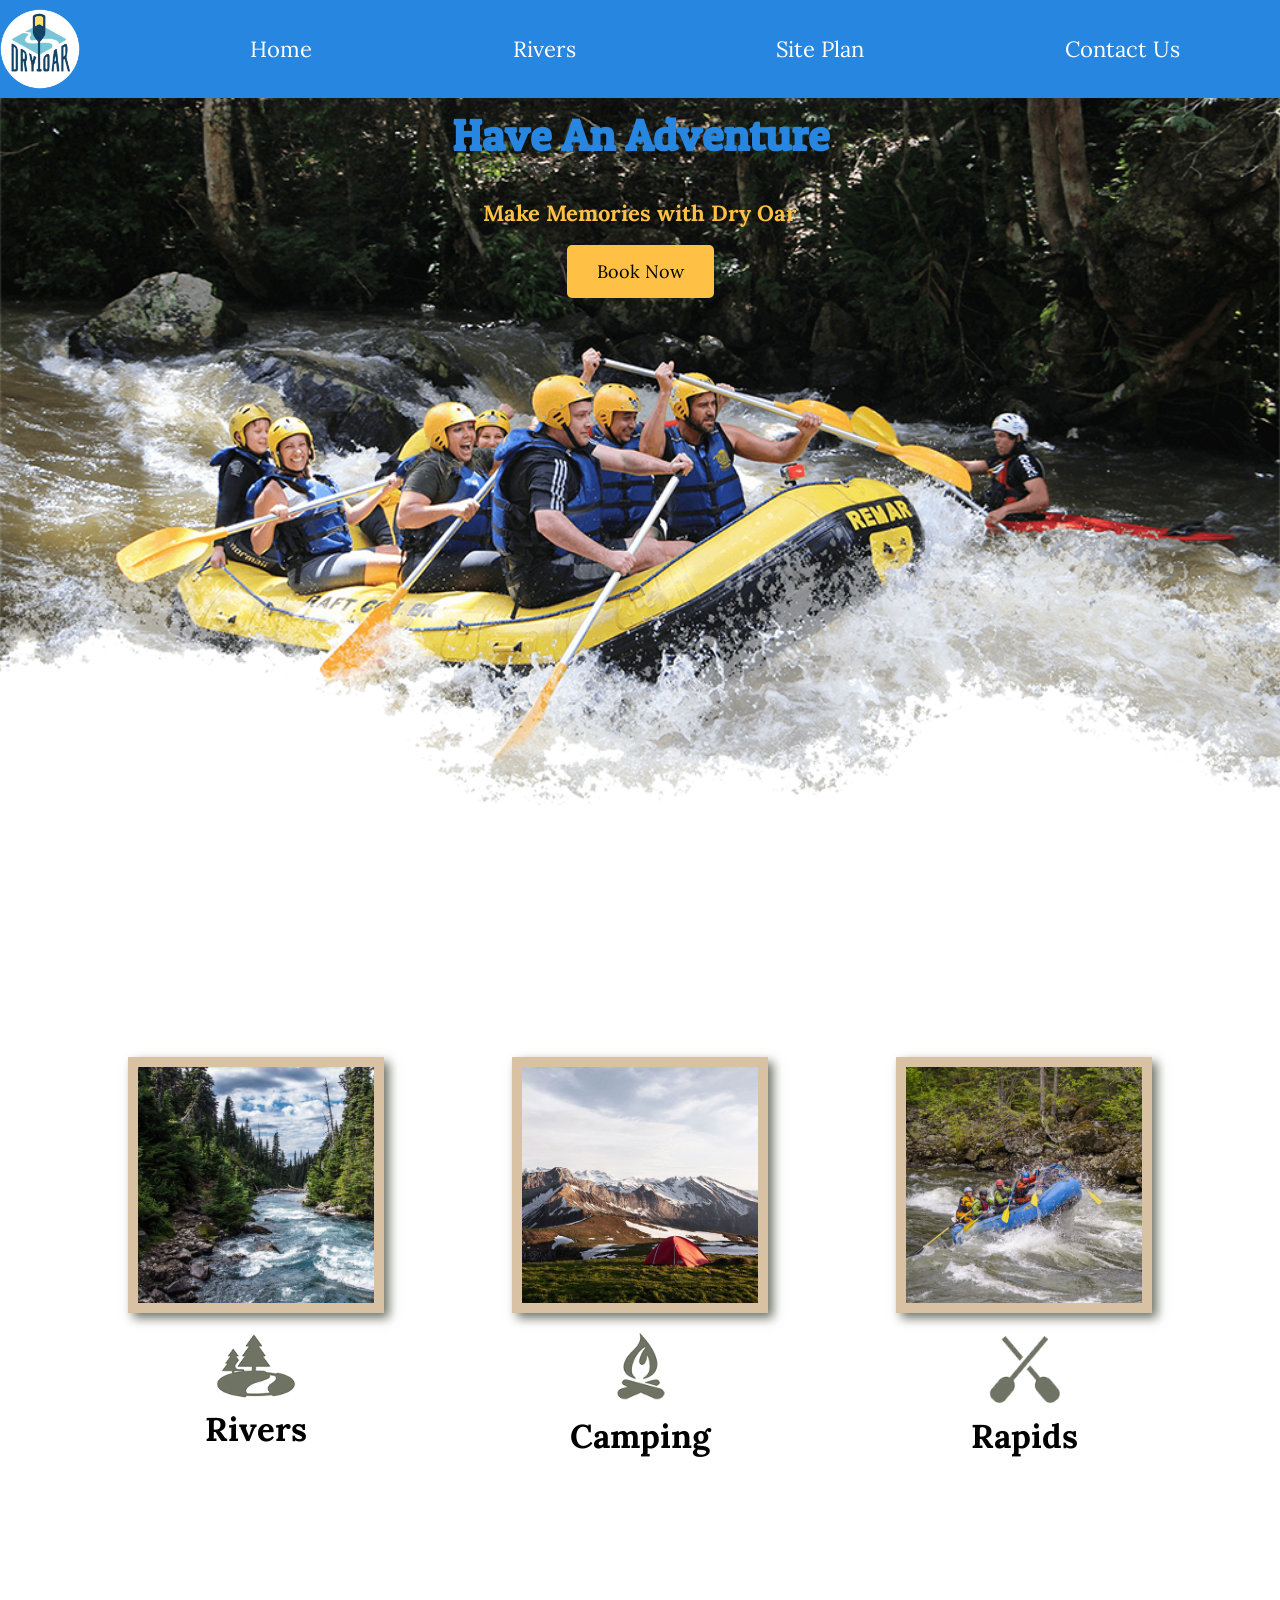
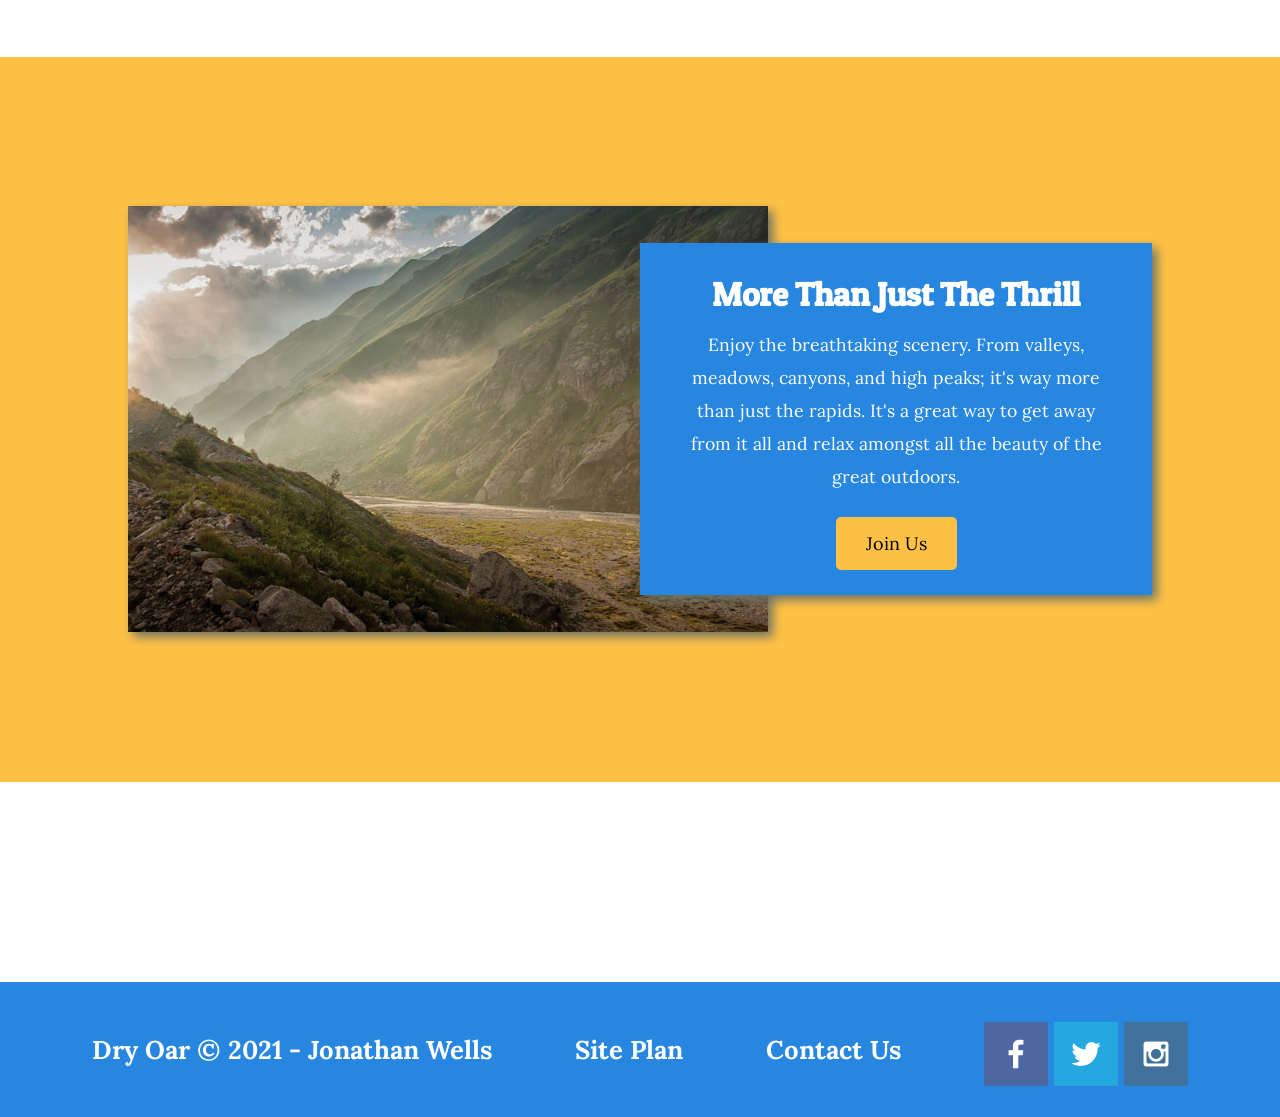
<file: wwr/index.html>
<!DOCTYPE html>
<html lang="en">
<head>
    <meta charset="UTF-8">
    <meta http-equiv="X-UA-Compatible" content="IE=edge">
    <meta name="viewport" content="width=device-width, initial-scale=1.0">
    <title>Whitewater Rafting Vacations | Dry Oar Boating | Home</title>
    <link rel="stylesheet" href="styles/style.css">
</head>
<body>
    <div id="content">
        <header>
            <a id="logo_link" href="index.html">
                <img class="logo" src="images/logo.png" alt="Dry Oar Logo">
            </a>
            <nav>
                <a href="index.html">Home</a>
                <a href="rivers.html">Rivers</a>
                <a href="site-plan-rafting.html">Site Plan</a>
                <a href="contactus.html">Contact Us</a>
            </nav>
        </header>
        <div id="hero">
            <div id="hero-box">
                <img id="hero-img" src="images/hero.png" alt="People enjoying white water rafting">
            </div>
            <section id="hero-msg">
                <h1 class="home-title">Have An Adventure</h1>
                <h4>Make Memories with Dry Oar </h4>
                <div class='button-box'>
                    <a class='book' href="rates.html">Book Now</a>
                </div>
            </section>
        </div>
        <main class="home-grid">
            <section class="rivers-card">
                <img class="card-img" src="images/rivers.jpg" alt="river in forest">
                <img class="icon" src="images/river_icon.png" alt="river icon">
                <h2>Rivers</h2>
            </section>
            <section class="camping-card">
                <img class="card-img" src="images/camping.jpg" alt="tent in mountains">
                <img class="icon" src="images/fire_icon.png" alt="fire icon">
                <h2>Camping</h2>
            </section>
            <section class="rapids-card">
                <img class="card-img" src="images/rapids.jpg" alt="rafting boat">
                <img class="icon" src="images/oars.png" alt="oars icon">
                <h2>Rapids</h2>
            </section>
            <div id="background"></div>
            <img class="mountains" src="images/mountains.jpg" alt="Misty mountains">
            <section class="msg">
                <h2>More Than Just The Thrill</h2>
                <p>Enjoy the breathtaking scenery. From valleys, meadows, canyons, and high peaks; it's way more than just the rapids. It's a great way to get away from it all and relax amongst all the beauty of the great outdoors. </p>
                <a class='join' href="rivers.html">Join Us</a>
            </section>
        </main>
        <footer>
            <h3>Dry Oar &copy; 2021 - Jonathan Wells</h3>
            <h3><a href="site-plan-rafting.html">Site Plan</a></h3>
            <h3><a href="contactus.html">Contact Us</a></h3>
            <div class="social">
                <a href="https://facebook.com" target='_blank'>
                    <img src="images/facebook.png" alt="fb icon">
                </a>
                <a href="https://twitter.com" target='_blank'>
                    <img src="images/twitter.png" alt="twitter icon">
                </a>
                <a href="https://instagram.com" target='_blank'>
                    <img src="images/instagram.png" alt="instagram icon">
                </a>
            </div>
        </footer>
    </div>
</body>
</html>
</file>
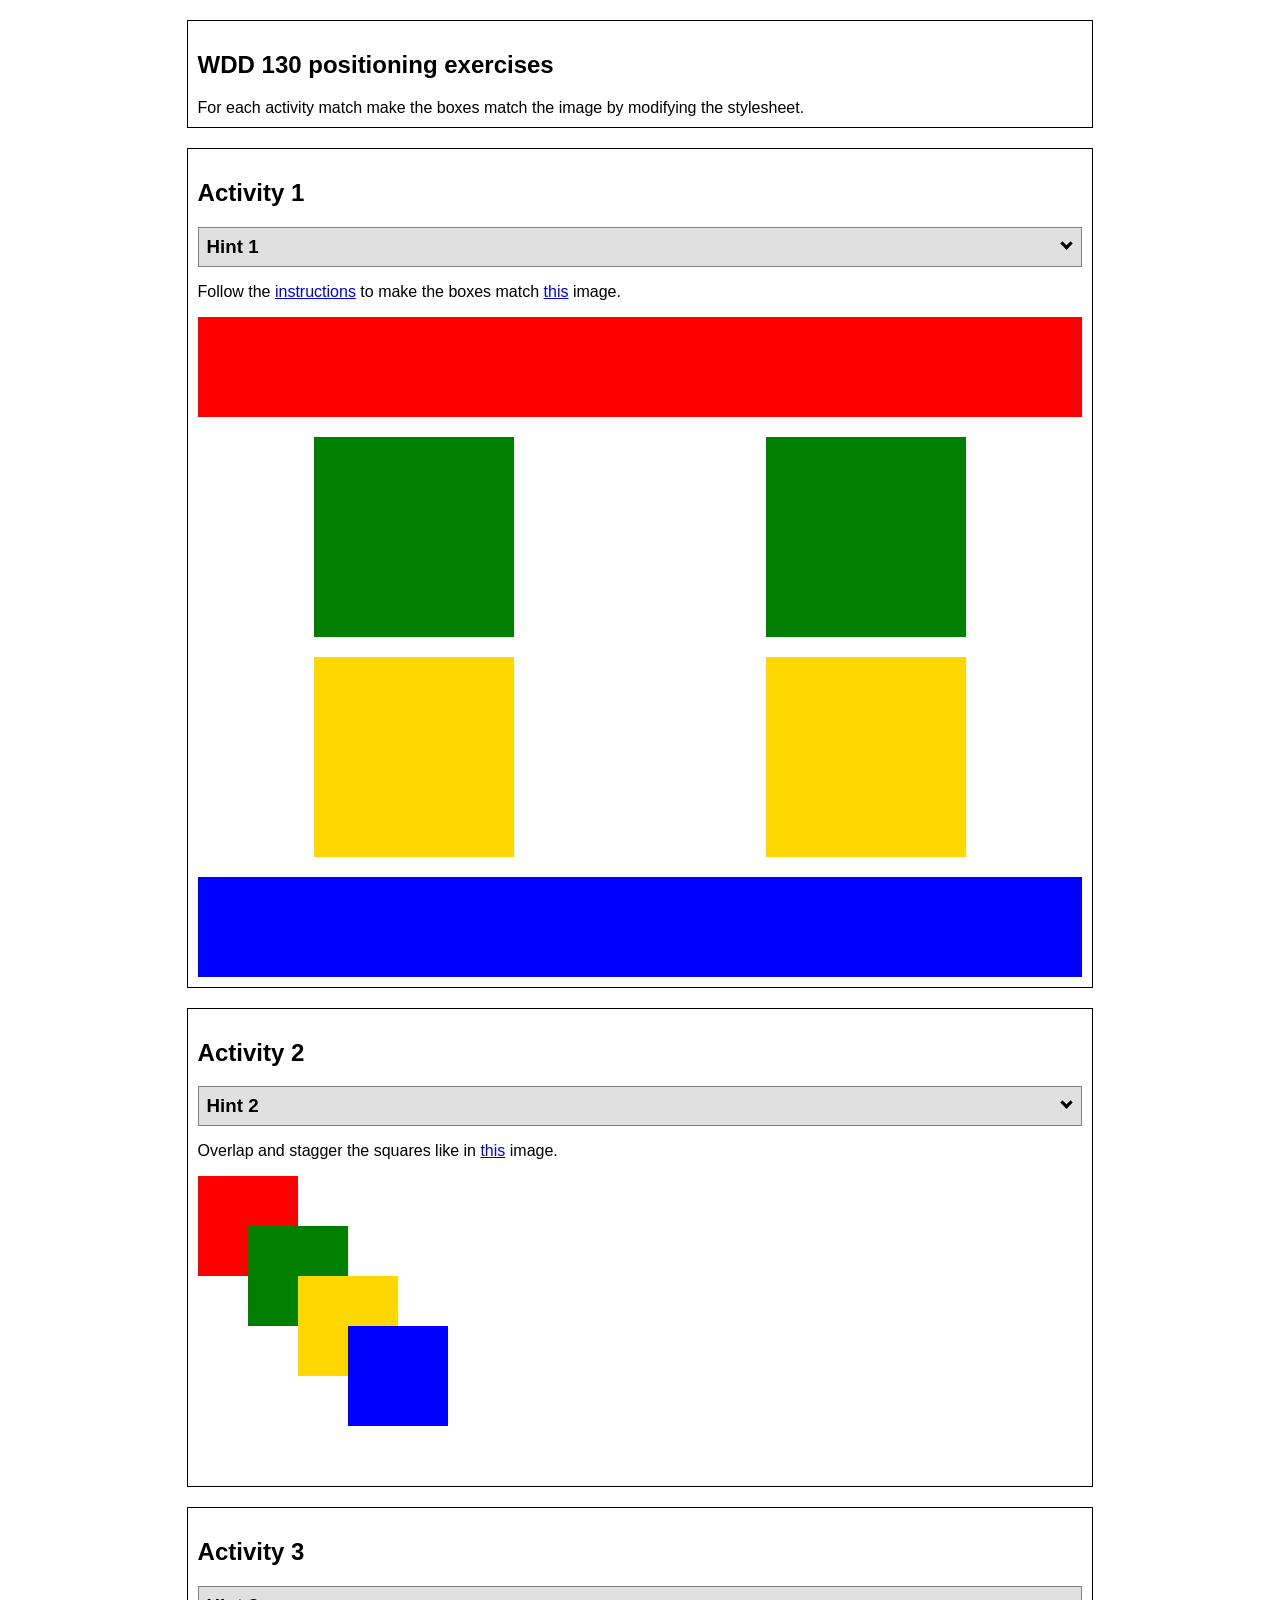
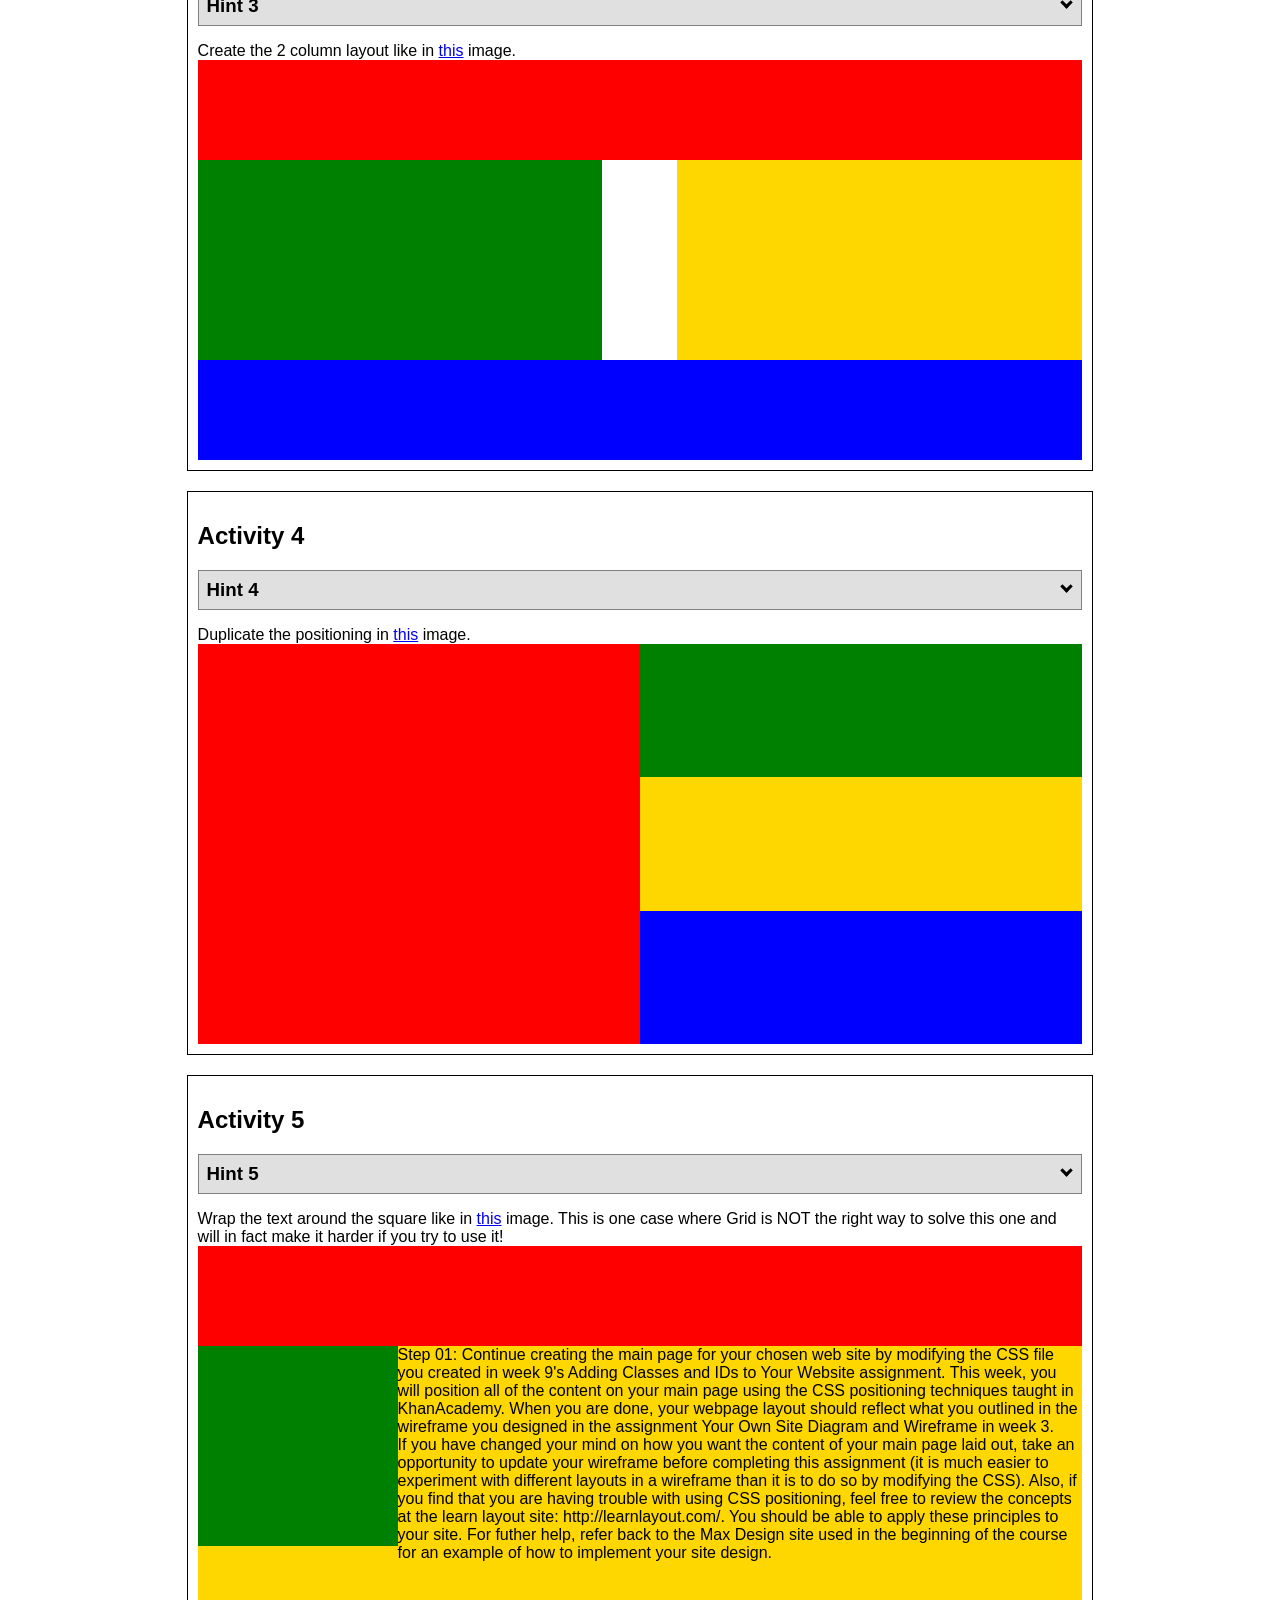
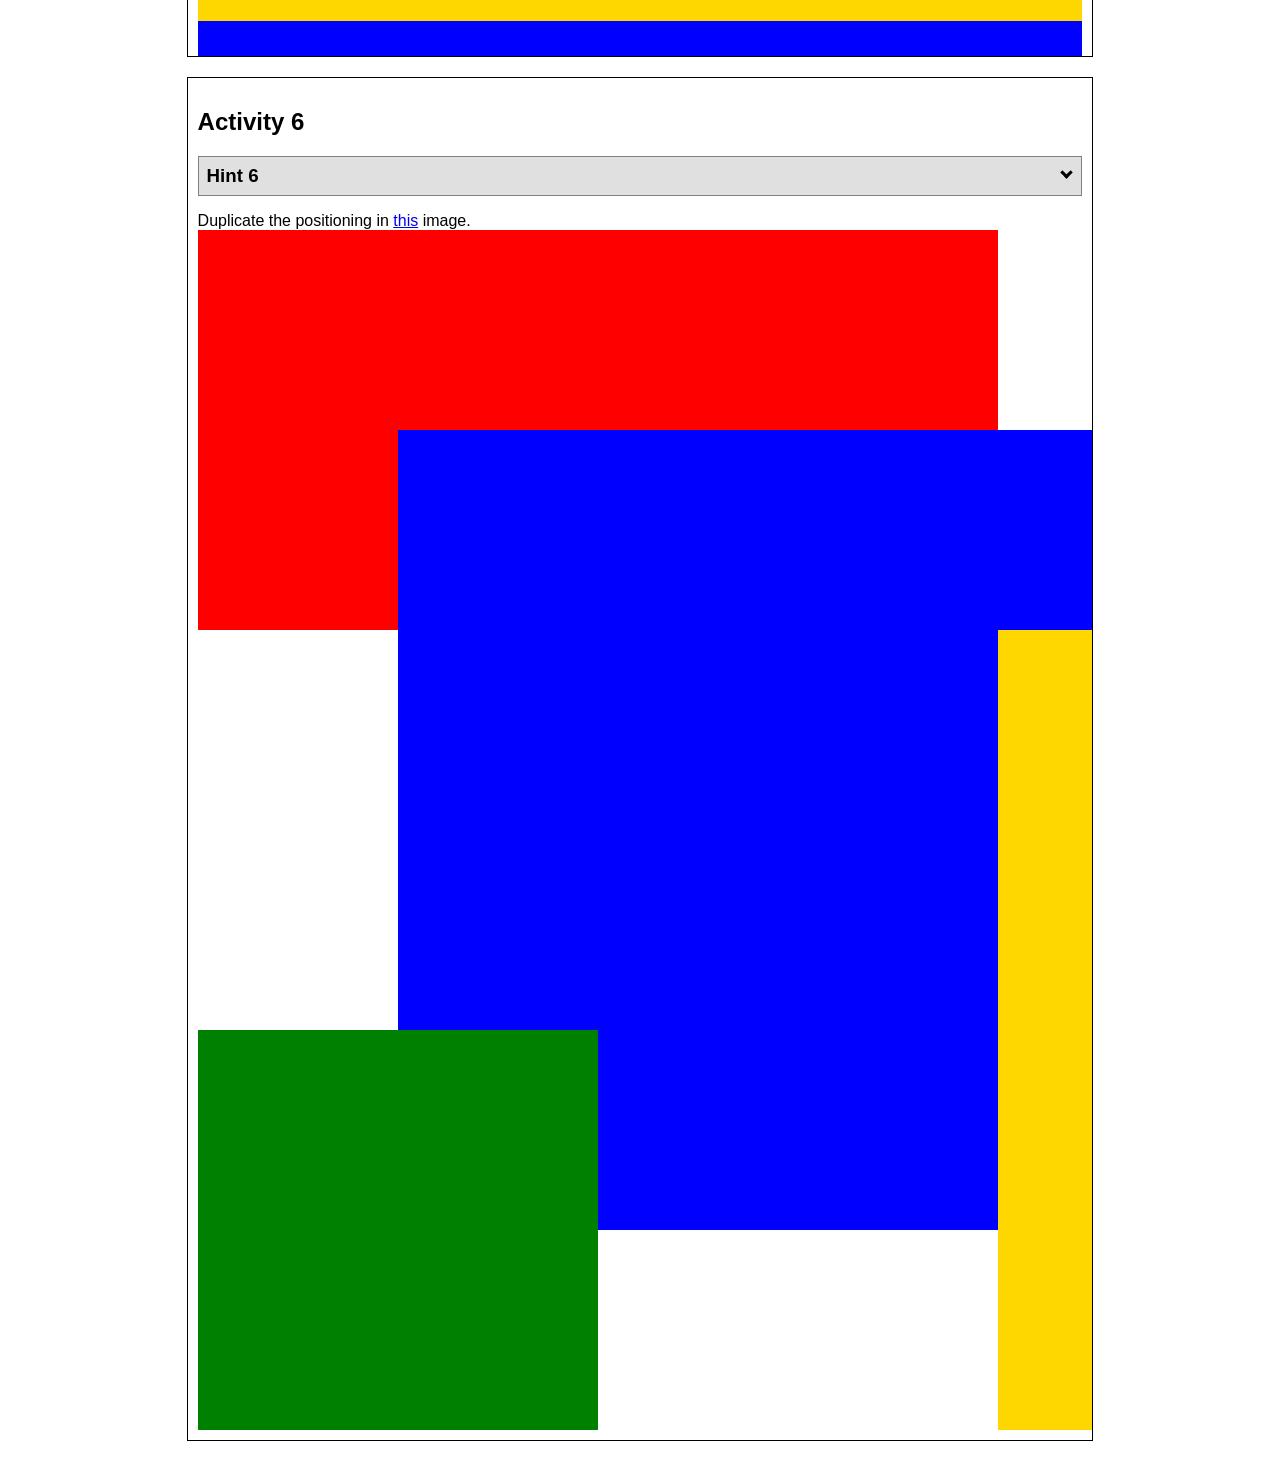
<file: positioning.html>
<!DOCTYPE html>
<html lang="en">
  <head>
    <!-- HTML - Name: positioning.html -->
    <title>Positioning Activity</title>
    <link rel="stylesheet" type="text/css" href="positionstyles.css" />
  </head>
  <body>
    <div class="activity">
      <h2>WDD 130 positioning exercises</h2>
      For each activity match make the boxes match the image by modifying the stylesheet.</div>
    <div class="activity">
      <h2>Activity 1</h2>
      <section class="hint"><input type="checkbox" ><i></i> <h3>Hint 1</h3><div><p>Check out the <a href="https://byui-wdd.github.io/wdd130/activities/w06-css-positioning.html" target="_blank">activity instructions</a> in Ilearn!</p></div></section>
      <p>Follow the <a href="https://byui-wdd.github.io/wdd130/activities/w06-css-positioning.html" target="_blank">instructions</a> to make the boxes match  <a href="https://byui-wdd.github.io/wdd130/images/example1.png" target="_blank">this</a> image.</p>
      <div class="content1" >
        <div class="red1" ></div>
        <div class="green1" ></div>
        <div class="green1" ></div>
        <div class="yellow1"></div>
        <div class="yellow1"></div>
        <div class="blue1"></div>
      </div>
    </div>
    <div class="activity">
      <h2>Activity 2</h2>
      <section class="hint"><input type="checkbox" > <h3>Hint 2</h3><i></i><div><p>Remember that the best way to shift elements around slightly on the page is with Margins.  You could also use Grid.  Either would work for this. If you choose margin, you can use a <em>negative</em> margin. (ie margin-top: -20px;)</p><h4>Properties used:</h4><ul><li>margin-top, margin-left</li><li>...or...</li><li>grid-template-columns: 50px 50px 50px 50px 50px </li></ul></div></section>
      <p>Overlap and stagger the squares like in <a href="https://byui-wdd.github.io/wdd130/images/example2.png" target="_blank">this</a> image.</p>
      <div class="content2" >
        <div class="red2" ></div>
        <div class="green2" ></div>
        <div class="yellow2"></div>
        <div class="blue2"></div>
      </div>
    </div>
    <div class="activity">
      <h2>Activity 3</h2>
      <section class="hint"><input type="checkbox" > <h3>Hint 3</h3><i></i><div><p>This one is going to be best solved with CSS Grid. Remember to make the boxes the right width first...then start moving them around. </p><h4>Properties used:</h4><ul><li>display:grid;</li><li>grid-template-columns:</li><li>grid-column-gap:</li>
        <li>grid-column:</li>  </ul></div></section>
      Create the 2 column layout like in <a href="https://byui-wdd.github.io/wdd130/images/example3.png" target="_blank">this</a>  image.
      <div class="content3" >
        <div class="red3" ></div>
        <div class="green3" ></div>
        <div class="yellow3"></div>
        <div class="blue3"></div>
      </div>
    </div>
    <div class="activity">
      <h2>Activity 4</h2>
      <section class="hint"><input type="checkbox" > <h3>Hint 4</h3><i></i><div><p>For the others we have been primarily concerned with width. For this one you will need to adjust height as well. </p><h4>Properties used:</h4><ul><li>display:grid;</li><li>grid-template-columns:</li><li>grid-row:</li></ul></div></section>
      Duplicate the positioning in <a href="https://byui-wdd.github.io/wdd130/images/example4.png" target="_blank">this</a> image. 
      <div class="content4" >
        <div class="red4" ></div>
        <div class="green4" ></div>
        <div class="yellow4"></div>
        <div class="blue4"></div>
      </div>
    </div>

    <div class="activity">
      <h2>Activity 5</h2>
      <section class="hint"><input type="checkbox" > <h3>Hint 5</h3><i></i><div><p>Grid is <strong>not</strong> the right way to do this.  In fact there is only one way to really do that...and that is with float. Remember that we float the thing we want the text to wrap around.  Also remember to start by making all the shapes the right size and shape.</p><h4>Properties used:</h4><ul><li>float: left;</li></ul></div></section>
      Wrap the text around the square like in <a href="https://byui-wdd.github.io/wdd130/images/example5.png" target="_blank">this</a> image. This is one case where Grid is NOT the right way to solve this one and will in fact make it harder if you try to use it!
      <div class="content5" >
        <div class="red5" ></div>
        <div class="green5" ></div>
        <div class="yellow5">Step 01: Continue creating the main page for your chosen web site by modifying the CSS file you created in week 9's Adding Classes and IDs to Your Website assignment. This week, you will position all of the content on your main page using the CSS positioning techniques taught in KhanAcademy. When you are done, your webpage layout should reflect what you outlined in the wireframe you designed in the assignment Your Own Site Diagram and Wireframe in week 3. <br />
          If you have changed your mind on how you want the content of your main page laid out, take an opportunity to update your wireframe before completing this assignment (it is much easier to experiment with different layouts in a wireframe than it is to do so by modifying the CSS). Also, if you find that you are having trouble with using CSS positioning, feel free to review the concepts at the learn layout site: http://learnlayout.com/. You should be able to apply these principles to your site. For futher help, refer back to the Max Design site used in the beginning of the course for an example of how to implement your site design.</div>
        <div class="blue5"></div>
      </div>
    </div>
    <div class="activity">
      <h2>Activity 6</h2>
      <section class="hint"><input type="checkbox" > <h3>Hint 6</h3><i></i><div><p>This one is all about visualizing the grid behind the layout. If you are having a hard time doing that first: all the sizes are even multiples of 100, and second here is another example with the lines drawn: <a href="https://byui-wdd.github.io/wdd130/images/example6-hint.png" target="_blank">example 6 with lines</a>. For this one you will find it easiest if you use px for the column width. You can also use <kbd>z-index</kbd> to control the element layering.    </p><h4>Properties used:</h4><ul><li>display:grid;</li><li>grid-template-columns:</li><li>grid-column:</li><li>grid-row:</li><li><a href="https://www.w3schools.com/cssref/pr_pos_z-index.asp" target="_blank">z-index:</a></li></ul></div></section>
      Duplicate the positioning in <a href="https://byui-wdd.github.io/wdd130/images/example6.png" target="_blank">this</a> image.
      <div class="content6" >
        <div class="red6" ></div>
        <div class="green6" ></div>
        <div class="yellow6"></div>
        <div class="blue6"></div>
      </div>
    </div>
  </body>
</html>
</file>
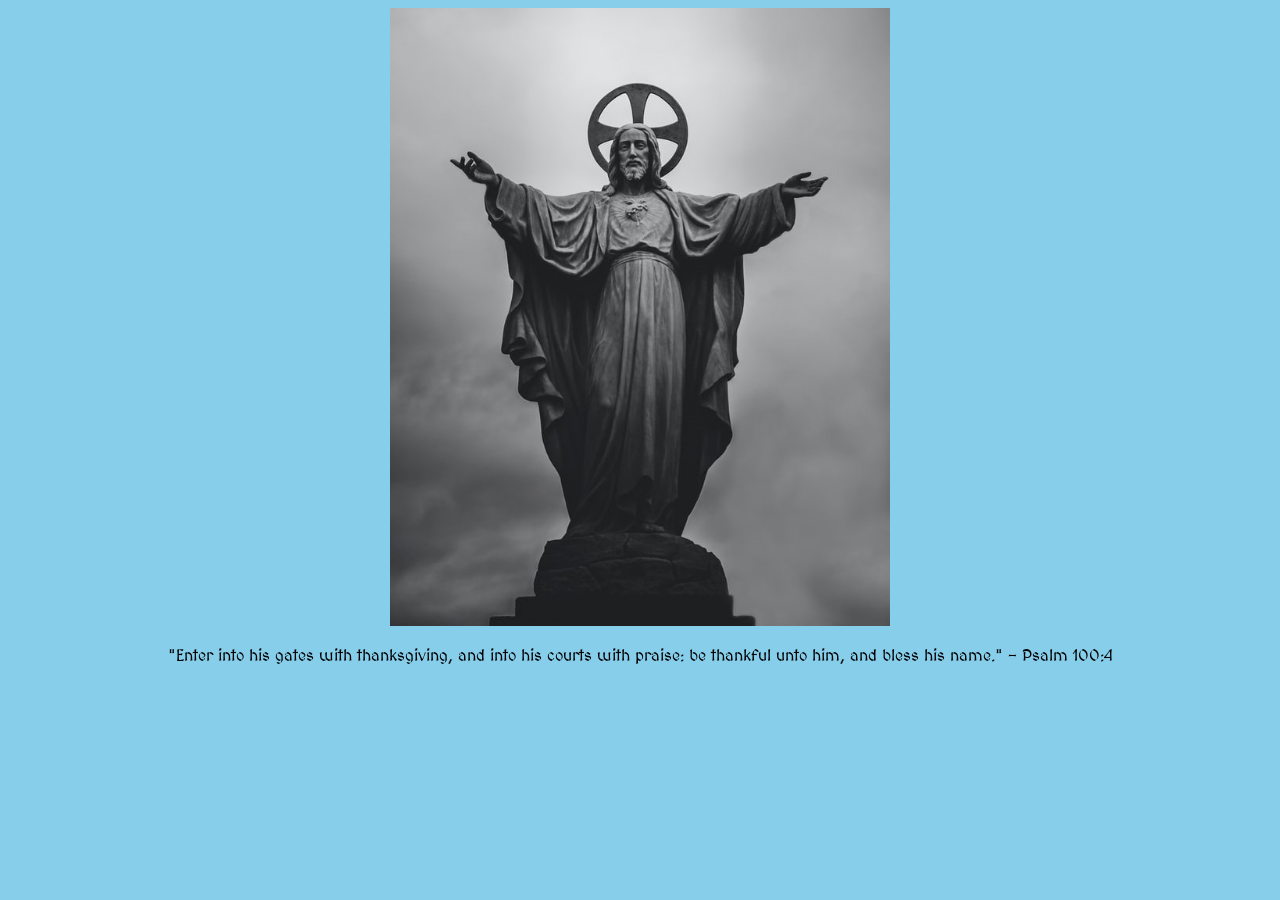
<file: thanks.html>
<!DOCTYPE html>
<html lang="en">
<head>
    <meta charset="UTF-8">
    <meta http-equiv="X-UA-Compatible" content="IE=edge">
    <meta name="viewport" content="width=device-width, initial-scale=1.0">
    <title>Document</title>
    <link href="thanks.css" rel="stylesheet"/>
</head>
<body>
    <div>
        <section>
            <img src="Christ.jpg" alt="thanks picture" class="Christ">
        </section>
        <p>
            "Enter into his gates with thanksgiving, and into his courts with praise: be thankful unto him, and bless his name." - Psalm 100:4
        </p>
    </div>
</body>
</html>
</file>
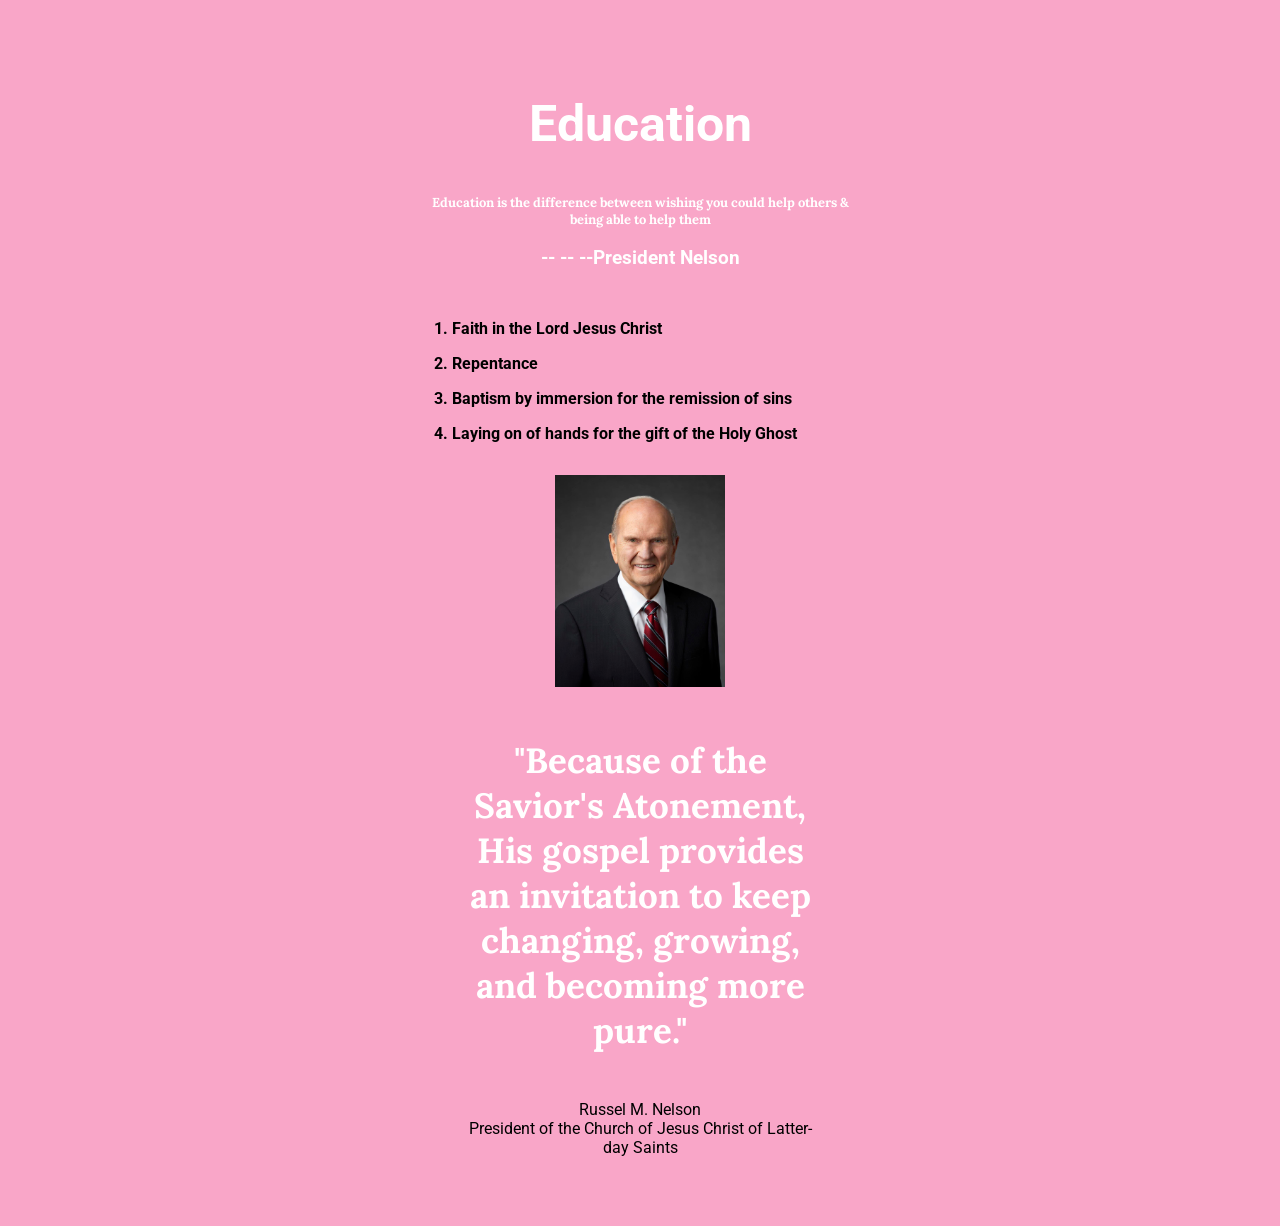
<file: ice/week4icechallenge.html>
<!DOCTYPE html>
<html lang="en">
<head>
    <meta charset="UTF-8">
    <meta http-equiv="X-UA-Compatible" content="IE=edge">
    <meta name="viewport" content="width=device-width, initial-scale=1.0">
    <link rel="stylesheet" href="styles/week4icechallenge.css">
    <title>Education</title>
</head>
<body class = "center-align">
    <header>
        <nav class="white-text">
            <h1>
                <a href="#">Education</a>
            </h1>
        </nav>
        <h2 class="white-text">Education is the difference between wishing you could help others &<br>
             being able to help them</h2>
        <h3 class="white-text">-- -- --President Nelson</h3>
    </header>
    <section class='left-align'>
        <ul id="left-alignment">
            <p><b>1. Faith in the Lord Jesus Christ</b></p>
            <p><b>2. Repentance</b></p>
            <p><b>3. Baptism by immersion for the remission of sins</b></p>
            <p><b>4. Laying on of hands for the gift of the Holy Ghost</b></p>
        </ul>
    </section>
    <img src="images/prophet.jpg" alt="President Nelson"
    height="212"
    width="170">
    <section>
        <h4 class="white-text">
            <span class = "bold">"Because of the<br>
                Savior's Atonement,<br>
                 His gospel provides<br>
                an invitation to keep<br>
                changing, growing,<br>
                and becoming more<br>
                pure."</span>
        </h4>
    </section>
    <footer>
        <p>Russel M. Nelson <br>
         President of the Church of Jesus Christ of Latter- <br>
         day Saints</p>
    </footer>
</body>
</html>
</file>
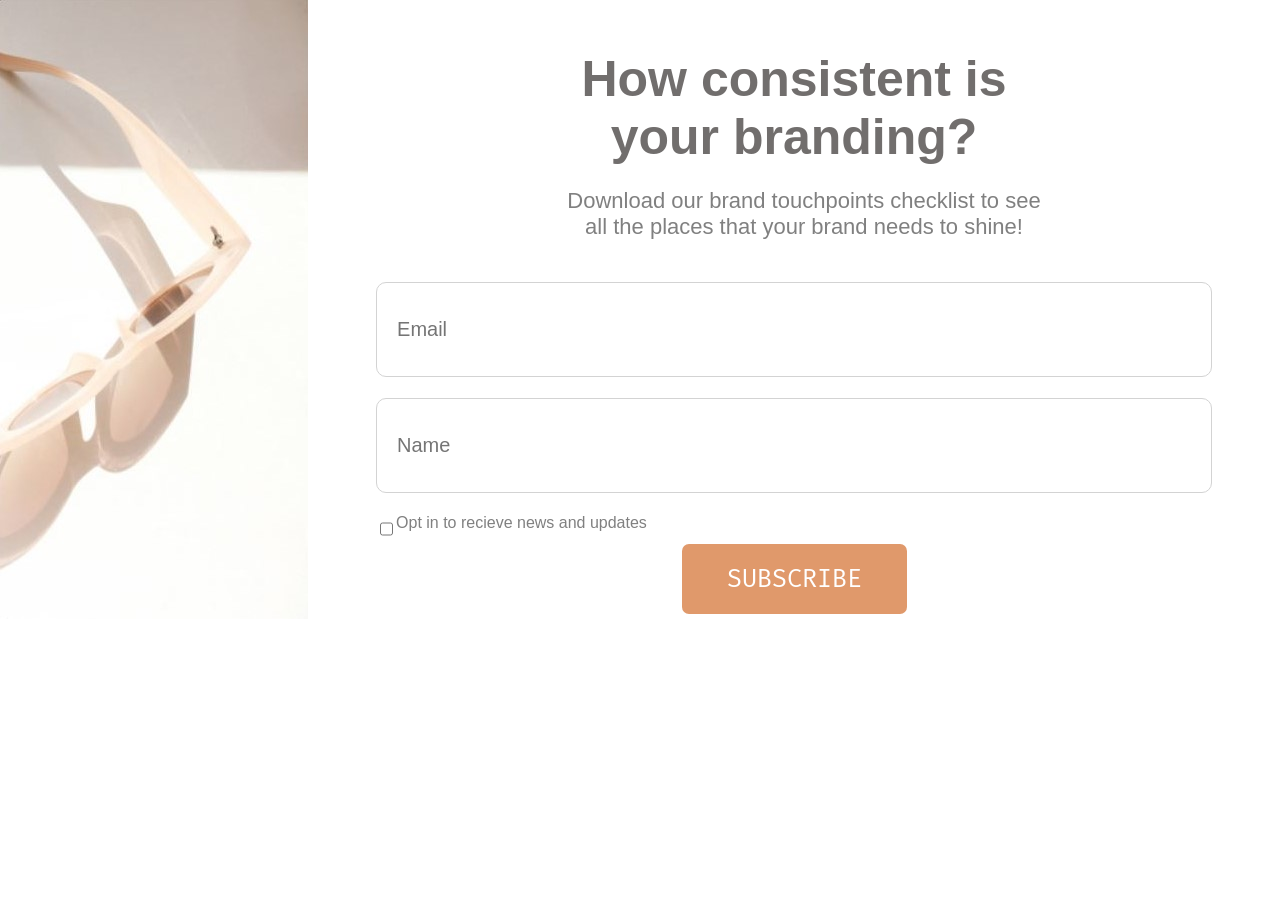
<file: ice6/week6icechallenge.html>
<!DOCTYPE html>
<html lang="en">
<head>
    <meta charset="UTF-8">
    <meta http-equiv="X-UA-Compatible" content="IE=edge">
    <meta name="viewport" content="width=device-width, initial-scale=1.0">
    <title>Ice Challenge Number 6</title>
    <link rel='stylesheet' href=styles.css>
</head>
<body>
    <div>
        <img src="images/cta_photo.jpg" alt="photo">
        <section>
            <h1>How consistent is<br>
            your branding?</h1>
            <p>Download our brand touchpoints checklist to see<br>
            all the places that your brand needs to shine!</p>
            <input type="text" placeholder="Email" id="email">
            <input type="text" placeholder="Name" id="name">
            <input type="checkbox" id="opt" name="news">
            <label for="news" id="label">Opt in to recieve news and updates</label>
            <button>SUBSCRIBE</button>
        </section>
    </div>
</body>
</html>
</file>
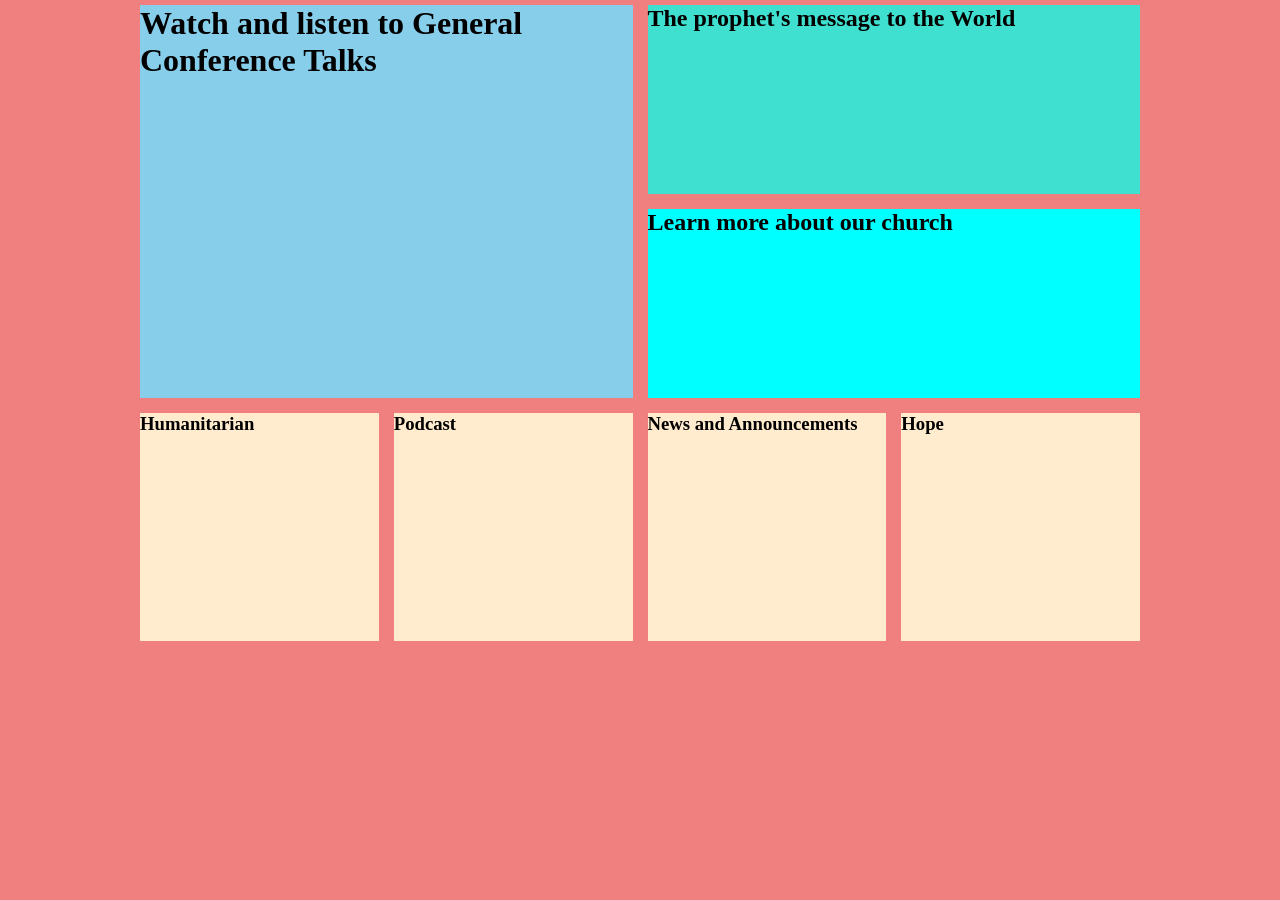
<file: wwr/church.html>
<!DOCTYPE html>
<html lang="en">
<head>
    <meta charset="UTF-8">
    <meta http-equiv="X-UA-Compatible" content="IE=edge">
    <meta name="viewport" content="width=device-width, initial-scale=1.0">
    <title>Document</title>
    <link rel='stylesheet' href=church.css>
</head>
<body>
    <main>
        <h1 class='conference'>Watch and listen to General Conference Talks</h1>
        <h2 class='prophet'>The prophet's message to the World</h2>
        <h2 class='learnmore'>Learn more about our church</h2>
        <h3 class='human'>Humanitarian</h3>
        <h3 class='podcast'>Podcast</h3>
        <h3 class='news'>News and Announcements</h3>
        <h3 class='hope'>Hope</h3>
    </main>
</body>
</html>
</file>
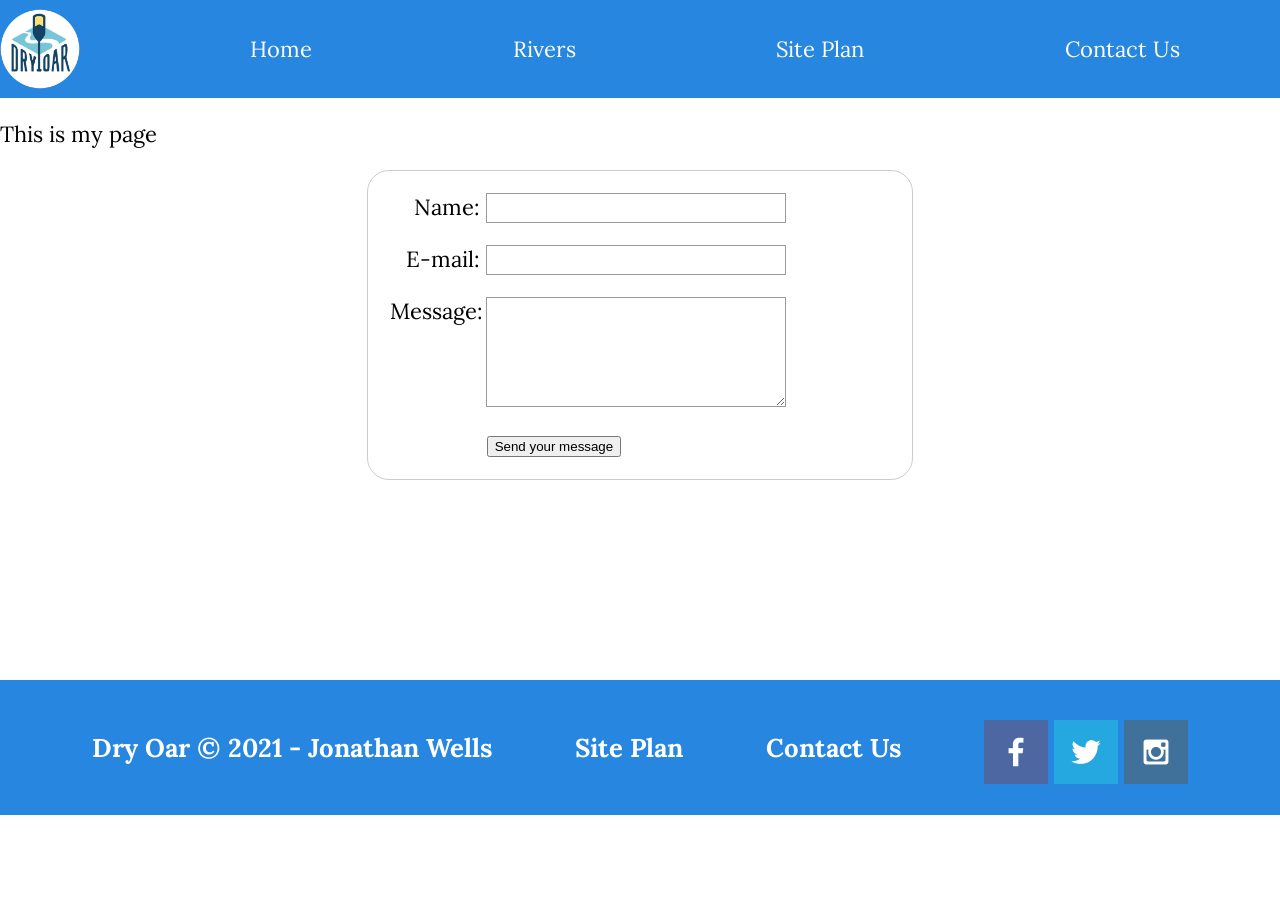
<file: wwr/contactus.html>
<!DOCTYPE html>
<html lang="en">
<head>
    <meta charset="UTF-8">
    <meta http-equiv="X-UA-Compatible" content="IE=edge">
    <meta name="viewport" content="width=device-width, initial-scale=1.0">
    <title>Whitewater Rafting Vacations | Dry Oar Boating | Contact Us</title>
    <link rel="stylesheet" href="styles/style.css">
</head>
<body>
    <div id="content">
        <header>
            <a id="logo_link" href="index.html">
                <img class="logo" src="images/logo.png" alt="Dry Oar Logo">
            </a>
            <nav>
                <a href="index.html">Home</a>
                <a href="rivers.html">Rivers</a>
                <a href="site-plan-rafting.html">Site Plan</a>
                <a href="contactus.html">Contact Us</a>
            </nav>
        </header>
        <p>This is my page</p>
        <div id="feedback"></div>
        <form action="/my-handling-form-page" method="post">
         <ul>
          <li>
            <label for="name">Name:</label>
            <input type="text" id="name" name="user_name">
          </li>
          <li>
            <label for="mail">E-mail:</label>
            <input type="email" id="mail" name="user_email">
          </li>
          <li>
            <label for="msg">Message:</label>
            <textarea id="msg" name="user_message"></textarea>
          </li>
           <li class="button">
              <button type="submit">Send your message</button>
           </li>
         </ul>
        </form>
        <footer>
            <h3>Dry Oar &copy; 2021 - Jonathan Wells</h3>
            <h3><a href="site-plan-rafting.html">Site Plan</a></h3>
            <h3><a href="contactus.html">Contact Us</a></h3>
            <div class="social">
                <a href="https://facebook.com" target='_blank'>
                    <img src="images/facebook.png" alt="fb icon">
                </a>
                <a href="https://twitter.com" target='_blank'>
                    <img src="images/twitter.png" alt="twitter icon">
                </a>
                <a href="https://instagram.com" target='_blank'>
                    <img src="images/instagram.png" alt="instagram icon">
                </a>
            </div>
        </footer>
    </div>
    <script>
        // get the feedback div element so we can do something with it.
        const feedbackElement = document.getElementById('feedback');
        // get the form so we can read what was entered in it.
        const formElement = document.forms[0];
        // add a 'listener' to wait for a submission of our form. When that happens run the code below.
        formElement.addEventListener('submit', function(e) {
            // stop the form from doing the default action.
            e.preventDefault();
            // set the contents of our feedback element to a message letting the user know the form was submitted successfully. Notice that we pull the name that was entered in the form to personalize the message!
            feedbackElement.innerHTML = 'Hello '+ formElement.user_name.value +'! Thank you for your message. We will get back with you as soon as possible!';
            // make the feedback element visible.
            feedbackElement.style.display = "block";
            // add a class to move everything down so our message doesn't cover it.
            document.body.classList.toggle('moveDown');
        });
    </script>
</body>
</html>
</file>
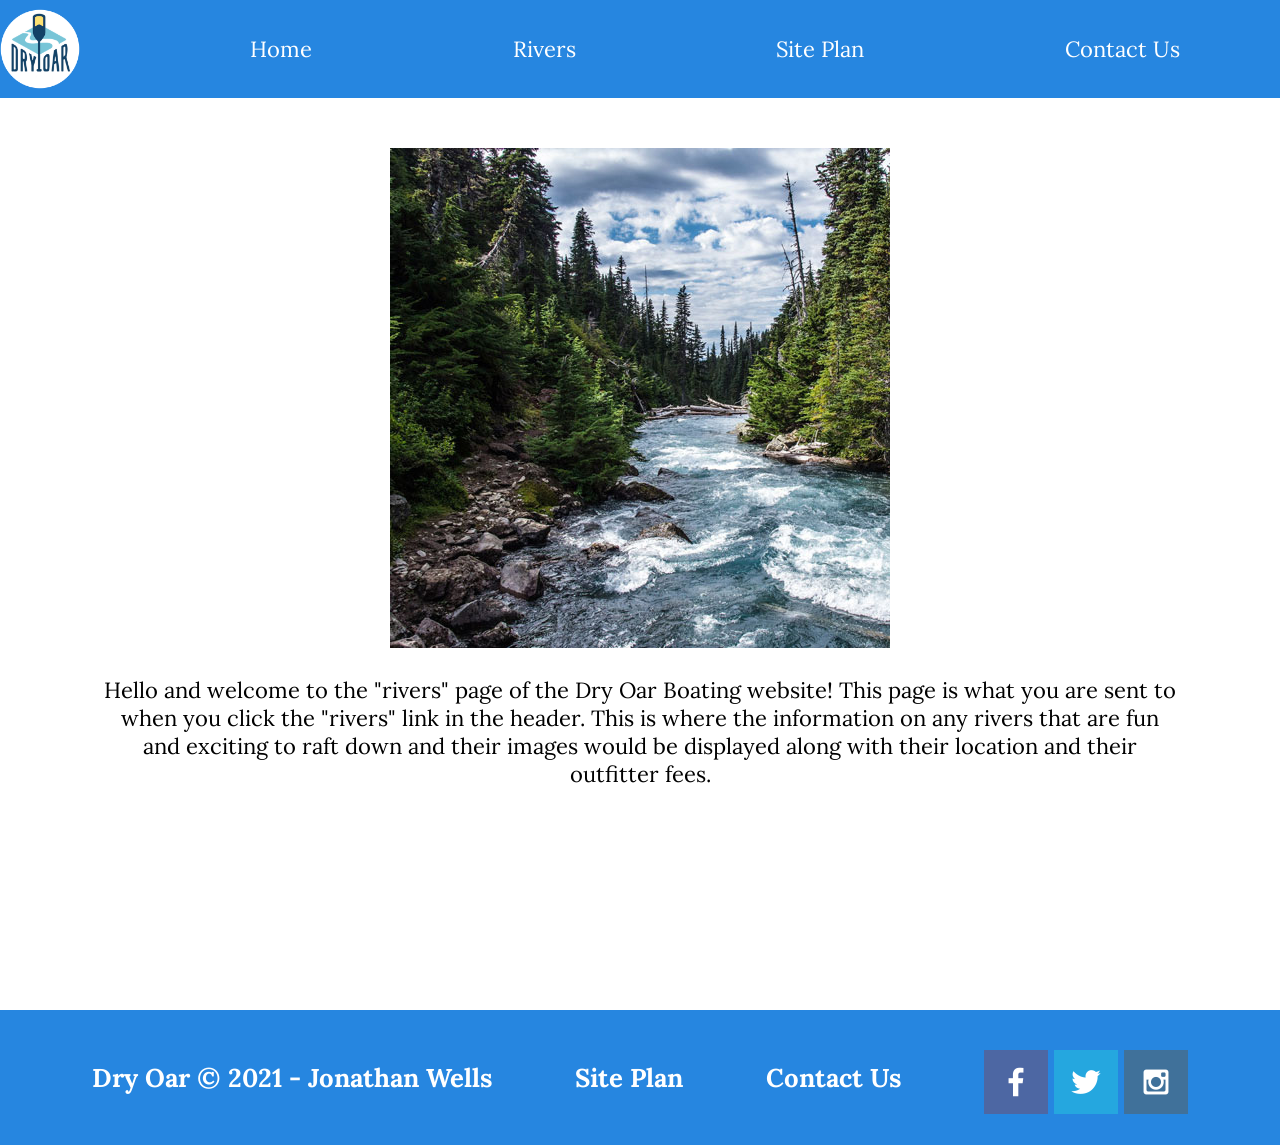
<file: wwr/rivers.html>
<!DOCTYPE html>
<html lang="en">
<head>
    <meta charset="UTF-8">
    <meta http-equiv="X-UA-Compatible" content="IE=edge">
    <meta name="viewport" content="width=device-width, initial-scale=1.0">
    <title>Whitewater Rafting Vacations | Dry Oar Boating | Rivers</title>
    <link rel="stylesheet" href="styles/style.css">
</head>
<body>
    <div id="content">
        <header>
            <a id="logo_link" href="index.html">
                <img class="logo" src="images/logo.png" alt="Dry Oar Logo">
            </a>
            <nav>
                <a href="index.html">Home</a>
                <a href="rivers.html">Rivers</a>
                <a href="site-plan-rafting.html">Site Plan</a>
                <a href="contactus.html">Contact Us</a>
            </nav>
        </header>
        <main class="rivers-grid">
           <div class="rivers-pic">
                <img src="images/rivers.jpg" alt="rapid river">
           </div>
            <p class="rivers-text">
                Hello and welcome to the "rivers" page of the Dry Oar Boating website! This page is what you are sent to when you click the "rivers" link in the header. This is where the information on any rivers that are fun and exciting to raft down and their images would be displayed along with their location and their outfitter fees.
            </p>
        </main>
        <footer>
            <h3>Dry Oar &copy; 2021 - Jonathan Wells</h3>
            <h3><a href="site-plan-rafting.html">Site Plan</a></h3>
            <h3><a href="contactus.html">Contact Us</a></h3>
            <div class="social">
                <a href="https://facebook.com" target='_blank'>
                    <img src="images/facebook.png" alt="fb icon">
                </a>
                <a href="https://twitter.com" target='_blank'>
                    <img src="images/twitter.png" alt="twitter icon">
                </a>
                <a href="https://instagram.com" target='_blank'>
                    <img src="images/instagram.png" alt="instagram icon">
                </a>
            </div>
        </footer>
    </div>
</body>
</html>
</file>
<file: wwr/styles/style.css>
@import url('https://fonts.googleapis.com/css2?family=Lora&family=Patua+One&display=swap');
/*https://byui-wdd.github.io/wdd130/activities/w07-final-touches.html; you are on step 6*/
#content {
    max-width: 1600px;
    margin: 0 auto;
}

#logo_link {
    padding-top: 5px;
    justify-content: center;
    align-self: center;
}

#hero {
    display: grid;
    grid-template-columns: 1fr 3fr 1fr;
    margin-top: -100px;
}

#hero-box {
    grid-column: 1/4;
    grid-row: 1/3;
    z-index: -1;
}

#hero-msg {
    grid-column: 2/3;
    grid-row: 1/2;
    margin-top: 100px;
}

nav a {
    text-decoration: none;
    color: white;
    text-align: center;
    padding: 35px;
}

#hero-msg h1 {
    text-align: center;
}

#hero-msg h4 {
    text-align: center;
    color: #FFC145;
}

.button-box {
    text-align: center;
}

.home-grid {
    display: grid;
    grid-template-columns: repeat(10, 1fr);
}

main section {
    text-align: center;
}

body {
    background-color: white;
    font-family: 'Lora', Arial, Helvetica;
    font-size: 22px;
    margin: 0;
    padding: 0;
}

h2 {
    margin: 0;
}

header {
    background-color: #2686E0;
    display: grid;
    grid-template-columns: 150px auto;
}

nav {
    display: flex;
    justify-content: space-around;
}

nav a:hover {
    background-color: #FFC145;
    color: black;
}

.book, .join {
    background-color: #FFC145;
    color: black;
    text-decoration: none;
    font-size: 18px;
    padding: 15px 30px;
    margin-top: 50px;
    border-radius: 5px;
}

.card-img {
    border: 10px solid #d9c2a3;
    width: 100%;
    transition: transform .5s;
    box-shadow: 5px 5px 10px #6f7364;
}

.card-img:hover {
    opacity: .6;
    transform: scale(1.1);
}

.mountains {
    width: 100%;
    grid-column: 2/7;
    grid-row: 5/8;
    box-shadow: 5px 5px 10px #6f7364;
}

main section img {
    box-sizing: border-box;
}

.rivers-card {
    margin: 200px 0;
    grid-column: 2/4;
    grid-row: 2/3;
}

.camping-card {
    margin: 200px 0;
    grid-column: 5/7;
    grid-row: 2/3;
}

.rapids-card {
    margin: 200px 0;
    grid-column: 8/10;
    grid-row: 2/3;
}

.book:hover, .join:hover {
    background-color: #2686E0;
    color: white;
}

#background {
    height: 725px;
    background-color: #FFC145;
    grid-column: 1/11;
    grid-row: 4/9;
}

.msg {
    background-color: #2686E0;
    line-height: 1.5em;
    padding: 35px;
    grid-column: 6/10;
    grid-row: 6/7;
    box-shadow: 5px 5px 10px #6f7364;
}

.msg h2 {
    color: white;
    font-family: 'Patua One', sans-serif, serif;
}

.msg p {
    color: white;
    font-size: .8em;
    padding-bottom: 15px;
}

footer {
    background-color: #2686E0;
    padding: 25px 50px;
    margin-top: 200px;
    display: flex;
    justify-content: space-around;
    align-items: center;
}

footer .social img {
    padding-top: 15px;
}

footer h3 {
    color: white;
}

footer a {
    color: white;
    text-decoration: none;
}

footer a:hover {
    color: black;
}

.home-title {
    color: #2686E0;
    font-family: 'Patua One', sans-serif, serif;
    font-size: 2em;
    margin-top: 10px;
}

h4 {
    color: #2686E0;
}

.logo {
    width: 80px;
}

#hero-img {
    width: 100%;
}

footer h3 a:hover {
    text-decoration: underline;
}

.icon {
    width: 80px;
    padding-top: 10px;
}

.rivers-grid {
    display: grid;
    grid-template-rows: 1fr max-content;
    text-align: center;
    padding-top: 50px;
    margin: 0px 100px 0px 100px;
}

form {
    /* Center the form on the page */
    margin: 0 auto;
    width: 500px;
    /* Form outline */
    padding: 1em;
    border: 1px solid #CCC;
    border-radius: 1em;
  }

  ul {
    list-style: none;
    padding: 0;
    margin: 0;
  }

  form li + li {
    margin-top: 1em;
  }

  label {
    /* Uniform size & alignment */
    display: inline-block;
    width: 90px;
    text-align: right;
  }

  input,
  textarea {
    /* To make sure that all text fields have the same font settings
       By default, textareas have a monospace font */
    font: 1em sans-serif;

    /* Uniform text field size */
    width: 300px;
    box-sizing: border-box;

    /* Match form field borders */
    border: 1px solid #999;
  }

  input:focus,
  textarea:focus {
    /* Additional highlight for focused elements */
    border-color: #000;
  }

  textarea {
    /* Align multiline text fields with their labels */
    vertical-align: top;

    /* Provide space to type some text */
    height: 5em;
  }

  .button {
    /* Align buttons with the text fields */
    padding-left: 90px; /* same size as the label elements */
  }

  button {
    /* This extra margin represent roughly the same space as the space
       between the labels and their text fields */
    margin-left: .5em;
  }

  #feedback {
      background-color: antiquewhite;
      position: absolute;
      top: 0;
      left: 0;
      right: 0;
      padding: .5em;
      /* make this element invisible until we are ready for it */
      display: none;
  }

  .moveDown {
      margin-top: 3em;
  }

@media screen and (max-width: 900px) {
    #hero, .home-grid {
        display: block;
        height: auto;
    }
    nav, footer {
        flex-direction: column;
    }
    nav a {
        display: block;
        padding: 15px;
    }
    #hero {
        margin-top: 0;
    }
    #hero-msg {
        margin-top: 0;
    }
    #hero-msg h4 {
        display: none;
    }
    .home-title {
        font-size: 25px;
        color: #6f7364;
    }
    .rivers-card, .camping-card, .rapids-card { 
        margin: 50px auto;
        width: 60%;
    }
    #background {
        display: none;
    }
    .mountains, .msg {
        width: 80%;
        display: block;
        margin: 0 auto;
    }
    footer {
        margin-top: 25px;
    }
}
</file>
<file: positionstyles.css>
/* CSS - Name: "positionstyles.css" */
/* Activity 1 styles */
.content1 {
  /* This is the parent of the activity 1 boxes. */
  display: grid;
  grid-template-columns: 1fr 1fr;
  justify-items: center;
  grid-gap: 20px;
}
.red1 { 
  width: 100%; 
  height: 100px; 
  background-color: red; 
  grid-column: 1/3;
} 
.green1 {
  width: 200px; 
  height: 200px; 
  background-color: green; 

} 
.yellow1 {
  width: 200px; 
  height: 200px; 
  background-color: gold; 
} 
.blue1 {
  width: 100%; 
  height: 100px; 
  background-color: blue;
  grid-column: 1/3;
} 
/* Activity 2 styles */ 
.content2 {
  /* This is the parent of the activity 2 boxes. */
  display: grid;
  grid-template-columns: 50px 50px 50px 50px 50px 50px 1fr;
  grid-template-rows: 1fr 1fr 1fr 1fr 1fr 1fr;
  grid-gap: 0 auto;
}
.red2 {
  width: 100px; 
  height: 100px; 
  background-color: red; 
  grid-column: 1/3;
  grid-row: 1/3;
} 
.green2 { 
  width: 100px; 
  height: 100px; 
  background-color: green; 
  grid-column: 2/4;
  grid-row: 2/4;
} 
.yellow2 {
  width: 100px; 
  height: 100px; 
  background-color: gold; 
  grid-column: 3/5;
  grid-row: 3/5;
} 
.blue2 {
  width: 100px; 
  height: 100px; 
  background-color: blue; 
  grid-column: 4/6;
  grid-row: 4/6;
} 
/* Activity 3 styles */ 
.content3 {
  /* This is the parent of the activity 3 boxes. */
  display: grid;
  grid-template-columns: 1fr 1fr;
  grid-template-rows: 1fr 1fr 1fr 1fr;
  grid-column-gap: 75px;
}
.red3 {
  width: 100%; 
  height: 100px; 
  background-color: red; 
  grid-column: 1/3;
} 
.green3 {
  width: 100%; 
  height: 100%; 
  background-color: green;
  grid-column: 1/2;
  grid-row: 2/4;
} 
.yellow3 {
  width: 100%; 
  height: 100%; 
  background-color: gold;
  grid-column: 2/3;
  grid-row: 2/4;
} 
.blue3 {
  width: 100%;
  height: 100px; 
  background-color: blue; 
  grid-column: 1/3;
} 
/* Activity 4 styles */ 
.content4 {
  /* This is the parent of the activity 4 boxes. */
  height: 400px;
  display: grid;
  grid-template-columns: 1fr 1fr;
  grid-template-rows: 1fr 1fr 1fr;
}
.red4 {
  width: 100%; 
  height: 100%; 
  background-color: red; 
  grid-column: 1/2;
  grid-row: 1/4;
} 
.green4 {
  width: 100%; 
  height: 100%; 
  background-color: green; 
  grid-column: 2/3;
  grid-row: 1/2;
} 
.yellow4 {
  width: 100%; 
  height: 100%; 
  background-color: gold; 
  grid-column: 2/3;
  grid-row: 2/3;
} 
.blue4 {
  width: 100%; 
  height: 100%; 
  background-color: blue; 
  grid-column: 2/3;
  grid-row: 3/4;
} 
/* Activity 5 styles */ 
.content5 {
  /* This is the parent of the activity 5 boxes. */
  height: 400px;
}
.red5 { 
  width: 100%; 
  height: 100px; 
  background-color: red; 
} 
.green5 { 
  width: 200px; 
  height: 200px; 
  background-color: green; 
  float: left;
} 
.yellow5 {
  width: 100%;
  min-height: 275px; 
  max-height: max-content; 
  background-color: gold; 
} 
.blue5 {
  width: 100%; 
  height: 100px; 
  background-color: blue; 
} 
/* Activity 6 styles */ 
.content6 {
  /* This is the parent of the activity 6 boxes. */
  height: 1200px;
  width: 1200px;
  display: grid;
  grid-template-columns: 1fr 1fr 1fr 1fr 1fr 1fr;
  grid-template-rows: 1fr 1fr 1fr 1fr 1fr 1fr;
}
.red6 {
  width: 100%; 
  height: 100%; 
  background-color: red; 
  grid-column: 1/5;
  grid-row: 1/3;
  z-index: 1;
} 
.green6 {
  width: 100%; 
  height: 100%; 
  background-color: green; 
  grid-column: 1/3;
  grid-row: 5/7;
  z-index: 3;
} 
.yellow6 {
  width: 100%; 
  height: 100%; 
  background-color: gold; 
  grid-column: 5/7;
  grid-row: 3/7;
  z-index: 3;
} 
.blue6 {
  width: 100%; 
  height: 100%; 
  background-color: blue; 
  grid-column: 2/6;
  grid-row: 2/6;
  z-index: 2;
} 


/* Do not make any changes below here */
.activity {
  width: 70%; 
  margin: 20px auto; 
  font-family: Arial, sans-serif; 
  border: 1px solid black; 
  padding: 10px; 
  clear:both; 
  overflow: auto;
} 

.hint {
  border: 1px solid grey;
  background: #e0e0e0;
  padding: .5em;
  position: relative;
  margin: 1em 0;
}
.hint h3 {
  margin: 0;
}
.hint:hover {
  background: #d0d0d0;
}
.hint > div {
  display: none;
}

.hint input[type=checkbox] {
  position: absolute;
  width: 100%;
  height: 100%;
  opacity: 0;
  z-index: 1;
  cursor: pointer;
}

.hint input[type=checkbox]:checked ~ div {
  display: block;
}

.hint i {
  position: absolute;
  transform: translate(-6px, 0);
  margin-top: 16px;
  right: 10px;
  top: -3px;
}
.hint i:before, .hint i:after {
  content: "";
  position: absolute;
  background-color: black;
  width: 3px;
  height: 9px;
}
.hint i:before {
  transform: translate(2px, 0) rotate(45deg);
}
.hint i:after {
  transform: translate(-2px, 0) rotate(-45deg);
}

.hint input[type=checkbox]:checked ~ i:before {
  transform: translate(-2px, 0) rotate(45deg);
}
.hint input[type=checkbox]:checked ~ i:after {
  transform: translate(2px, 0) rotate(-45deg);
}
.hint a {
  position: relative;
  z-index: 1;
}
</file>
<file: thanks.css>
@import url('https://fonts.googleapis.com/css2?family=MedievalSharp&display=swap');

div {
    display: grid;
    grid-template-rows: 1fr max-content;
    text-align: center;
}

.Christ {
    width: 500px
}

p {
    font-family: MedievalSharp;
}

body {
    background-color: skyblue;
}
</file>
<file: ice/styles/week4icechallenge.css>
@import url('https://fonts.googleapis.com/css2?family=Lora&family=Roboto&display=swap');

:root{
    --primary-font: "Roboto";
    --quote-font: "Lora";
}
body {
    background-color: #F9A6C8
}
.white-text {
    color: white;
}
.center-align {
    text-align: center;
    padding: 45px;
    font-family: var(--primary-font);
}
.left-align {
    display: flex;
    justify-content: center;
    align-items: left;
    text-align: left;
    padding-right: 90px;
}
.bold {
    text-align: center
    var(--quote-font)
}
h1 {
    font-size: 50px;
}
h2 {
    font-family: var(--quote-font);
    font-size: small;
}
h4 {
    font-family: var(--quote-font);
    font-size: 35px;
}
nav a {
    text-decoration: none;
}
nav a:link, nav a:visited {
    color: white;
}
nav a:hover {
    color: black;
}

/*comment to commit*/
</file>
